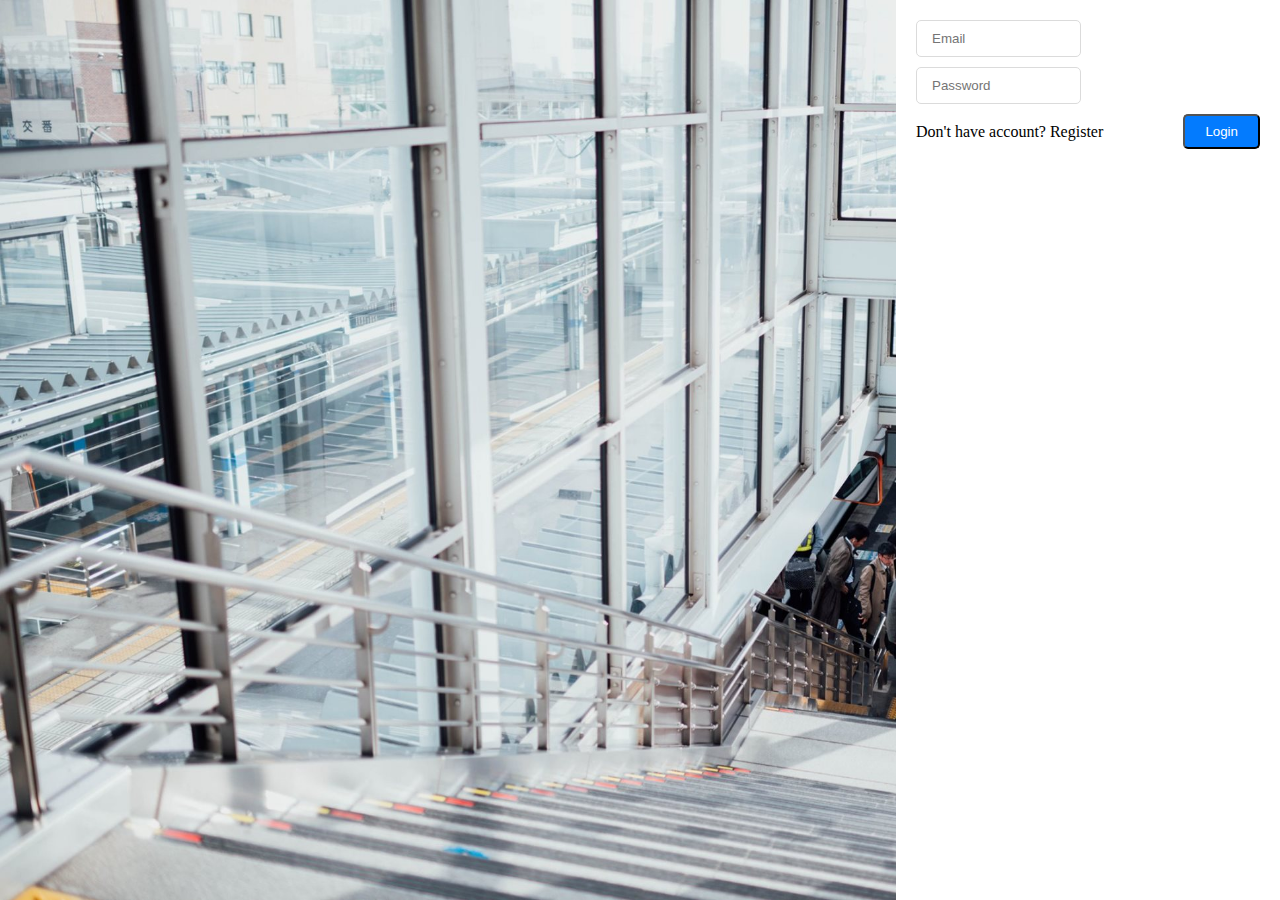
<file: CHAT-APP/html/temp.html>
<!DOCTYPE html>
<html lang="en">

<head>
    <meta charset="UTF-8">
    <meta name="viewport" content="width=device-width, initial-scale=1.0">
    <title>Document</title>
    <link rel="stylesheet" href="../css/register.css">
    <link rel="stylesheet" href="../css/style.css">
    <link rel="stylesheet" href="../css/login.css">
</head>

<body>
    <div class="login-container">
        <div class="aside-right">
            <form id="login-form">
                <div class="input-name-wrapper">
                    <div class="input-wrapper">
                        <input type="text" name="email" placeholder="Email">
                        <div class="error" id="email-error"></div>
                    </div>
                    <div class="input-wrapper">
                        <input type="password" name="password" placeholder="Password">
                        <div class="error" id="password-error"></div>
                    </div>
                </div>
                <div class="form-action">
                    <span id="redirect-to-login">
                        Don't have account? Register
                    </span>
                    <button class="btn" type="submit">
                        Login
                    </button>
                </div>    
            </form>
        </div>
    </div>
    

</body>

</html>
</file>
<file: CHAT-APP/css/register.css>
.register-container {
    background: url(../image/register-background.jpg);
    height: 100vh;
    background-size: cover;
    display: flex;
    justify-content: flex-end;
}
.register-container .aside-right {
    height: 100vh;
    background-color: #fff;
    width: 30%;

}
.register-container .aside-right .header h3 {
    font-size: 40px;
    font-family: Arial, Helvetica, sans-serif;
    color: #333;
    text-align: center;
    margin-top: 50px;
}
.register-container .input-name-wrapper {
    display: flex;
    justify-content: space-between;

}
.register-container
.input-name-wrapper
.input-wrapper {
    width: 48%;
}
#register-form {
    padding: 20px;
}
.register-container .aside-right .form-action {
    display: flex;
    justify-content: space-between;
    align-items: center;
}
</file>
<file: CHAT-APP/css/style.css>
*{
    padding: 0;
    margin: 0;
    box-sizing: border-box;
}
.input-wrapper input{
    border: 1px solid #dbdbdb;
    padding: 10px 15px;
    border-radius: 5px;
    width: 100%;
    outline: none;
}
.input-wrapper {
    margin-bottom: 10px;
}
.btn {
    padding: 8px 20px;
    color: #fff;
    background-color: #037bfe;
    border-radius: 5px;
    box-shadow: none;
    cursor: pointer;
}
.error {
    color: #ff0000;
}
</file>
<file: CHAT-APP/css/login.css>
.login-container {
    background: url(../image/login-background.jpg);
    height: 100vh;
    background-size: cover;
    display: flex;
    justify-content:flex-end;
}

.login-container .aside-right {
    height: 100vh;
    background-color: #fff;
    width: 30%;
}

.login-container .aside-right .header h3 {
    font-size: 40px;
    font-family: Arial, Helvetica, sans-serif;
    color: #333;
    text-align: center;
    margin-top: 50px;
}

.login-container
.input-name-wrapper
.input-wrapper {
    width: 48%;
}

#login-form {
    padding: 20px;
}

.login-container .aside-right .form-action {
    display: flex;
    justify-content: space-between;
    align-items: center;
}
</file>
